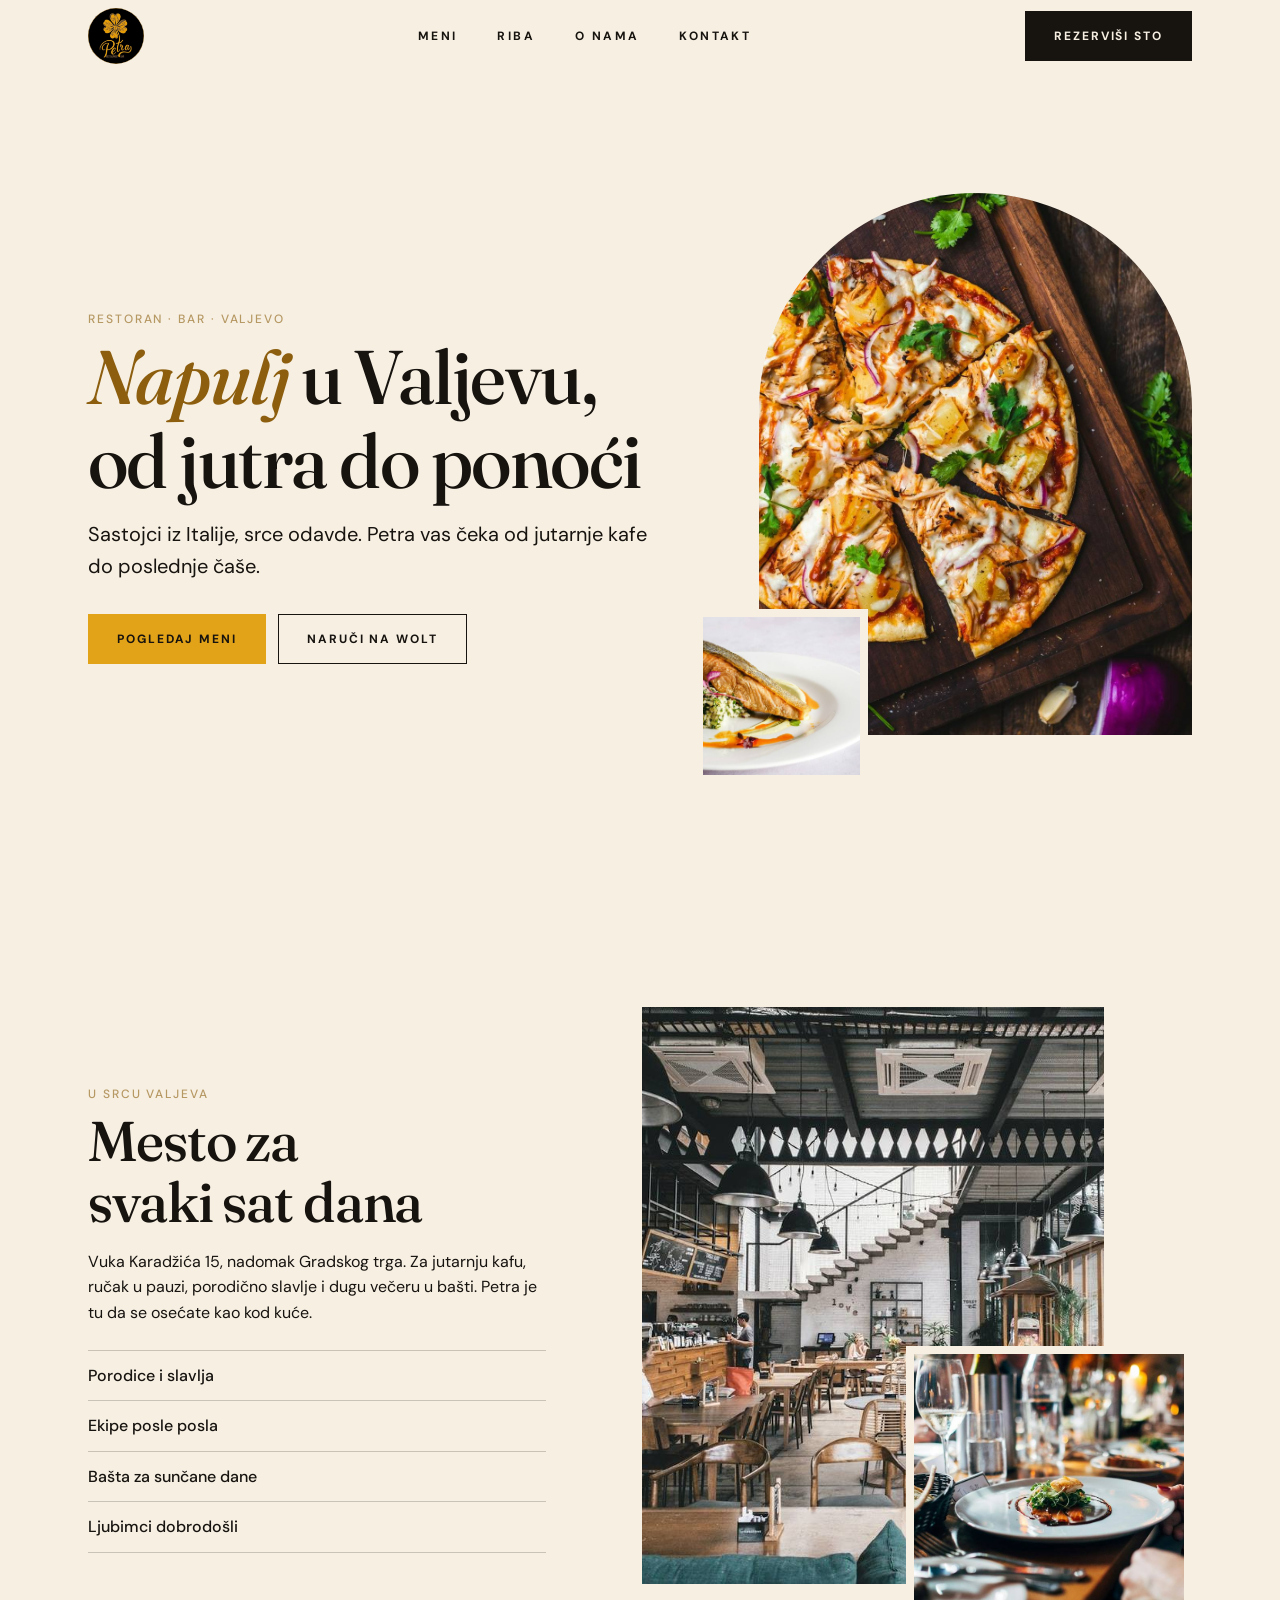
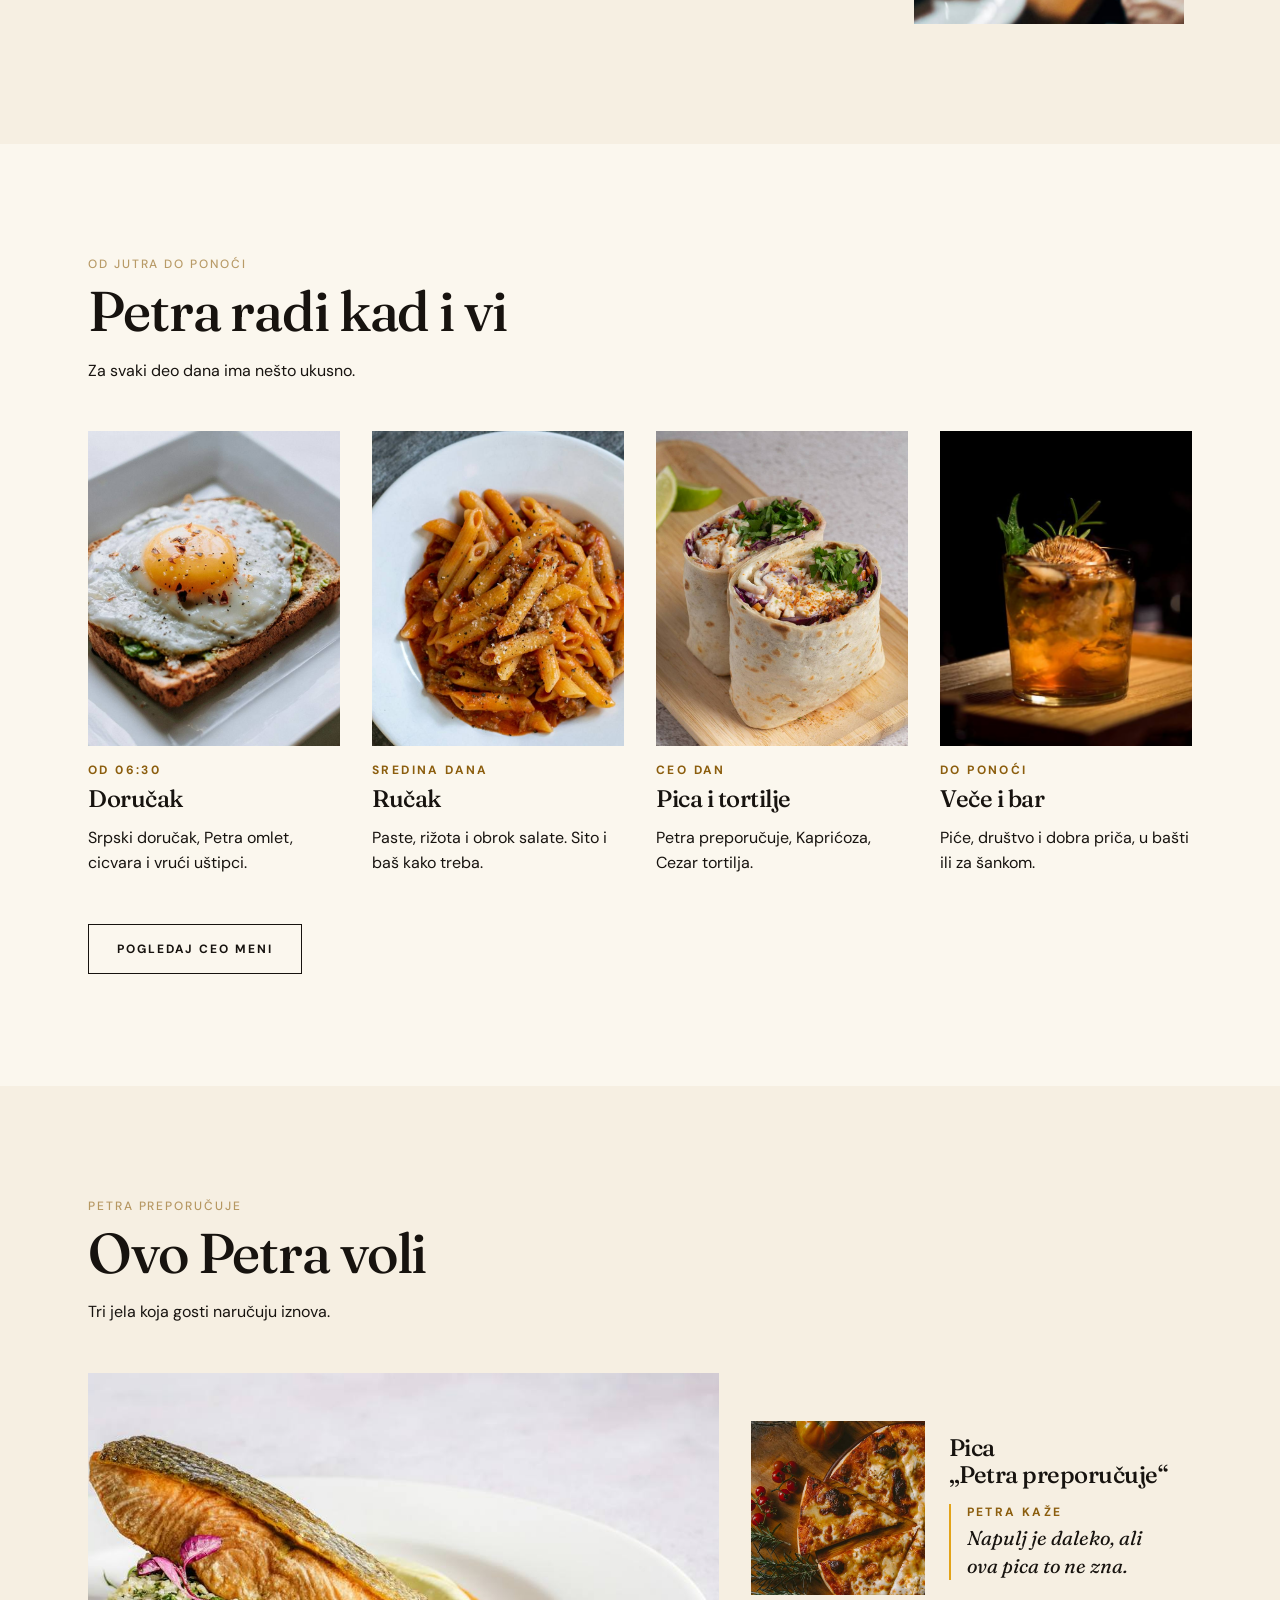
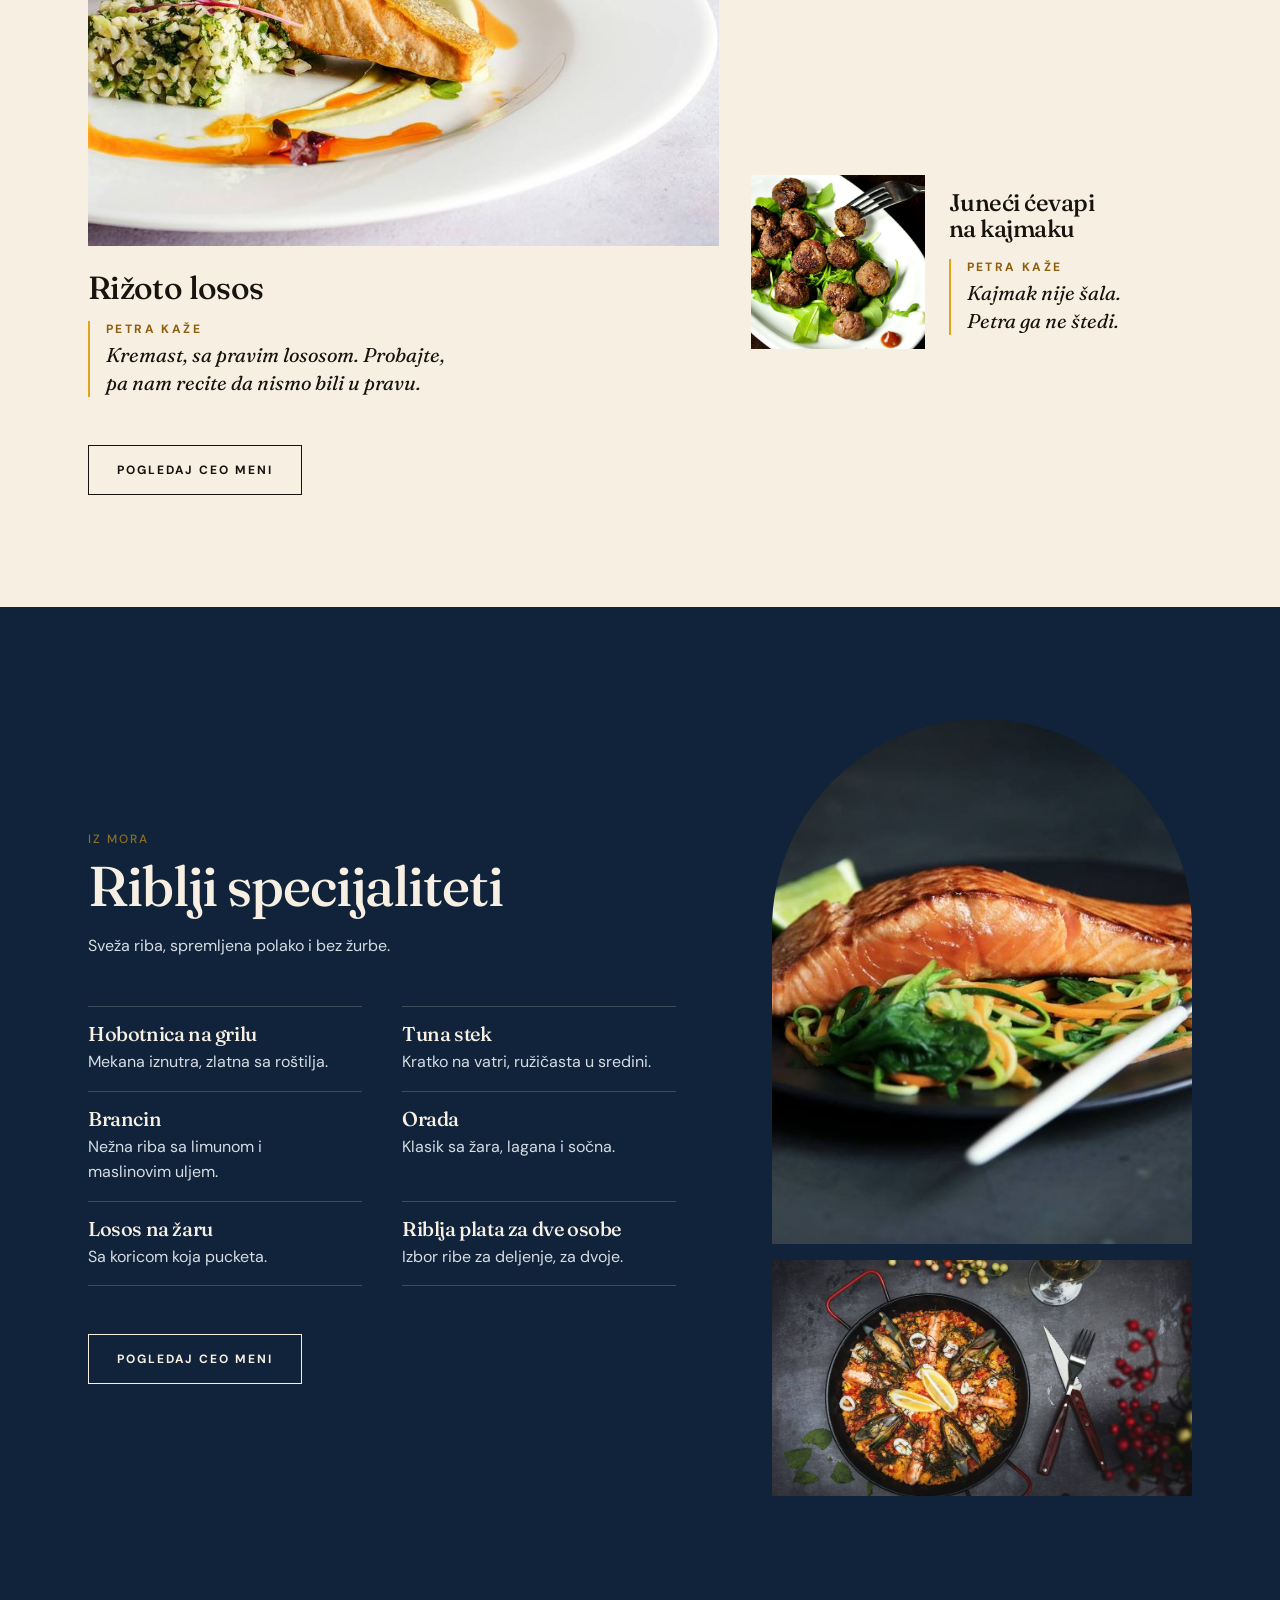
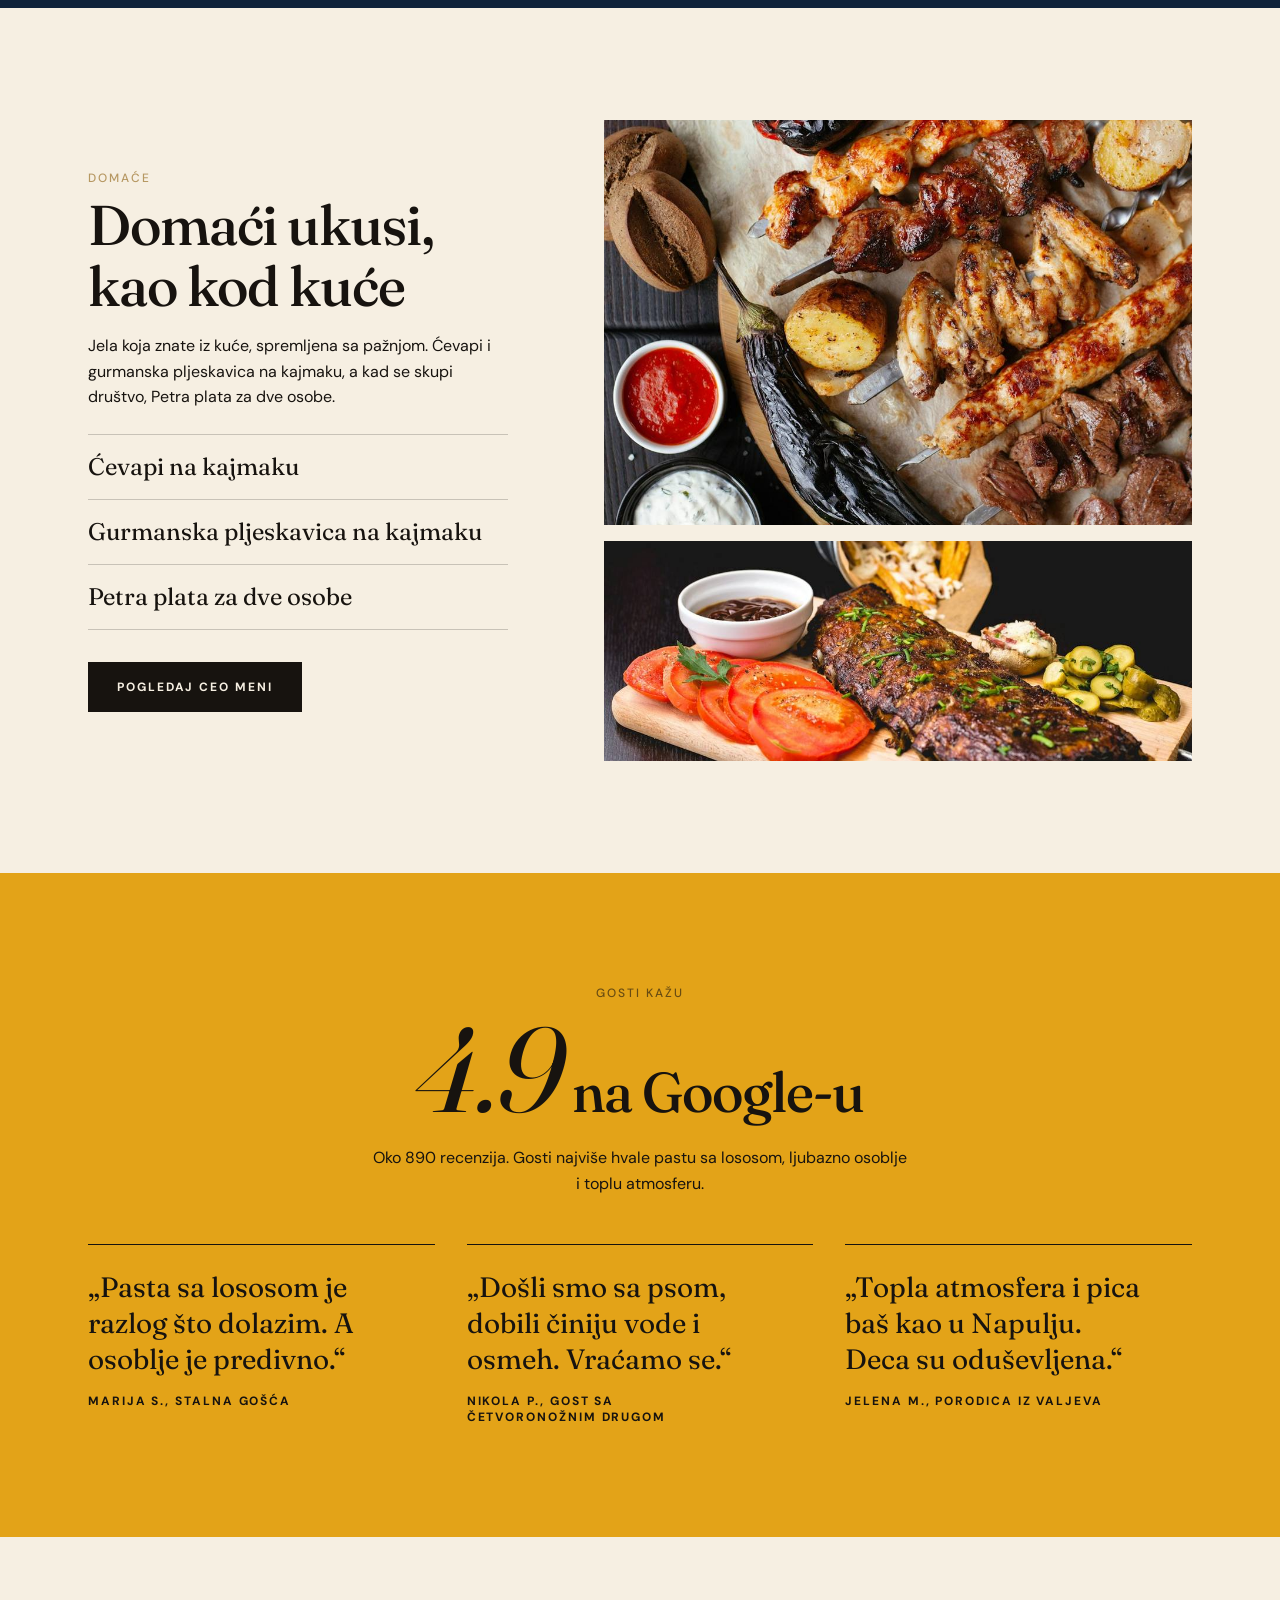
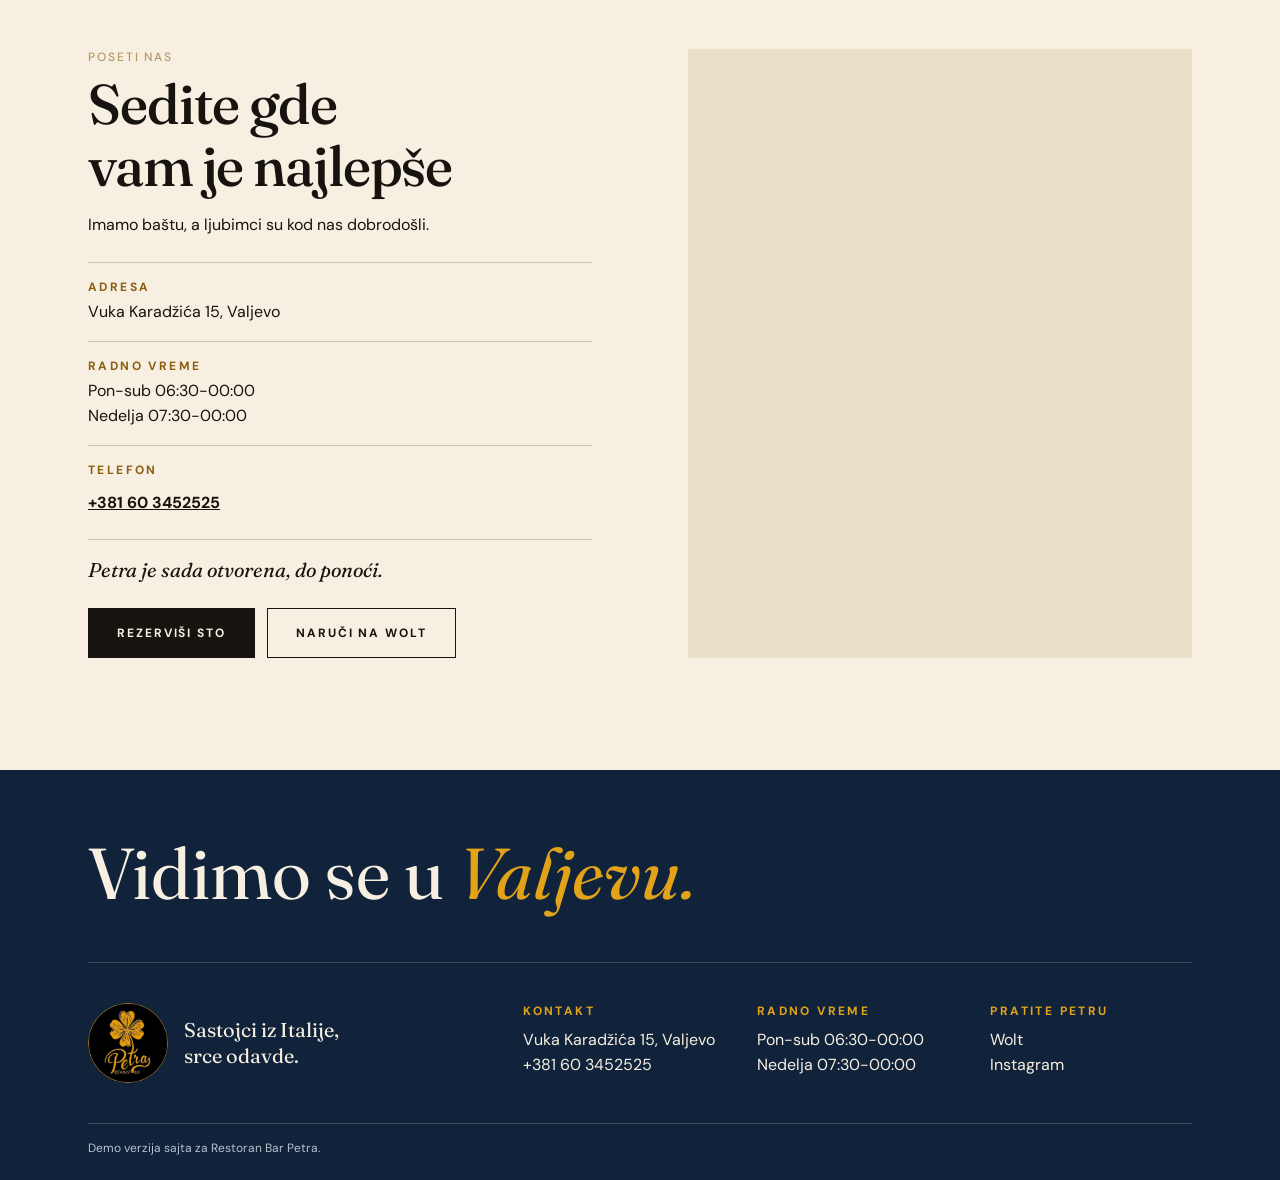
<file: index.html>
<!DOCTYPE html>
<html lang="sr">
<head>
  <meta charset="utf-8">
  <meta name="viewport" content="width=device-width, initial-scale=1">
  <title>Restoran Bar Petra, Valjevo</title>
  <meta name="description" content="Restoran Bar Petra u Valjevu: pica, pasta i rižoto iz Italije, domaća kuhinja i riblji specijaliteti. Radimo od jutra do ponoći.">
  <meta name="theme-color" content="#F6EFE2">
  <link rel="icon" href="assets/logo-petra.png">
  <link rel="preconnect" href="https://fonts.googleapis.com">
  <link rel="preconnect" href="https://fonts.gstatic.com" crossorigin>
  <link href="https://fonts.googleapis.com/css2?family=DM+Sans:wght@400;500;700&family=Fraunces:ital,opsz,wght@0,9..144,400;0,9..144,500;0,9..144,600;1,9..144,400;1,9..144,500&display=swap" rel="stylesheet">
  <link rel="stylesheet" href="css/style.css">
  <script>document.documentElement.classList.add('js');</script>
</head>
<body>
  <a class="skip" href="#sadrzaj">Preskoči na sadržaj</a>

  <!-- 1. NAVIGACIJA -->
  <header class="nav" id="nav">
    <div class="nav__in container">
      <a class="nav__logo" href="#vrh" aria-label="Restoran Bar Petra, početak stranice">
        <img src="assets/logo-petra.png" width="56" height="56" alt="Logo Restoran Bar Petra">
      </a>
      <nav class="nav__links" id="nav-links" aria-label="Glavna navigacija">
        <a href="#meni">Meni</a>
        <a href="#riba">Riba</a>
        <a href="#o-nama">O nama</a>
        <a href="#kontakt">Kontakt</a>
        <div class="nav__foot">
          <p>Vuka Karadžića 15, Valjevo</p>
          <a href="tel:+381603452525">+381 60 3452525</a>
        </div>
      </nav>
      <a class="btn btn--dark nav__cta" href="tel:+381603452525">Rezerviši sto</a>
      <button class="nav__burger" id="burger" type="button" aria-expanded="false" aria-controls="nav-links" aria-label="Otvori meni">
        <span></span><span></span><span></span>
      </button>
    </div>
  </header>

  <main id="sadrzaj">

    <!-- 2. HERO -->
    <section class="hero" id="vrh">
      <div class="hero__in container">
        <div class="hero__text">
          <p class="label">Restoran · Bar · Valjevo</p>
          <h1><em>Napulj</em> u Valjevu, od jutra do ponoći</h1>
          <p class="hero__sub">Sastojci iz Italije, srce odavde. Petra vas čeka od jutarnje kafe do poslednje čaše.</p>
          <div class="hero__btns">
            <a class="btn btn--gold" href="#meni">Pogledaj meni</a>
            <!-- TODO: zameniti pravim linkom Petre na Woltu -->
            <a class="btn btn--line" href="https://wolt.com/sr/srb/valjevo" target="_blank" rel="noopener">Naruči na Wolt</a>
          </div>
        </div>
        <div class="hero__pics">
          <!-- PRIVREMENE FOTOGRAFIJE (Unsplash): zameniti pravim slikama Petre -->
          <img class="hero__arch" src="assets/hero-pica.jpg" width="1000" height="667" alt="Pica sa povrćem i sirom isečena na drvenoj dasci" fetchpriority="high">
          <img class="hero__inset" src="assets/rizoto-losos.jpg" width="1000" height="667" alt="Losos sa hrskavom korom na rižotu">
        </div>
      </div>
    </section>

    <!-- Naš kraj (O nama): prvo naslov i tekst, pa slike -->
    <section class="kraj" id="o-nama">
      <div class="kraj__in container">
        <div class="kraj__text reveal">
          <p class="label">U srcu Valjeva</p>
          <h2>Mesto za svaki sat dana</h2>
          <p>Vuka Karadžića 15, nadomak Gradskog trga. Za jutarnju kafu, ručak u pauzi, porodično slavlje i dugu večeru u bašti. Petra je tu da se osećate kao kod kuće.</p>
          <ul class="lines">
            <li>Porodice i slavlja</li>
            <li>Ekipe posle posla</li>
            <li>Bašta za sunčane dane</li>
            <li>Ljubimci dobrodošli</li>
          </ul>
        </div>
        <div class="kraj__pics">
          <!-- PRIVREMENE FOTOGRAFIJE (Unsplash): zameniti slikama pravog lokala -->
          <img class="kraj__img1 reveal" src="assets/lokal.jpg" width="1000" height="667" loading="lazy" alt="Unutrašnjost restorana sa drvenim stolovima i velikim prozorima">
          <img class="kraj__img2 reveal" src="assets/veceras.jpg" width="1000" height="667" loading="lazy" alt="Postavljen sto sa čašama i tanjirima za večeru">
        </div>
      </div>
    </section>

    <!-- 3. OD JUTRA DO PONOĆI -->
    <section class="day" id="meni">
      <div class="container">
        <header class="head reveal">
          <p class="label">Od jutra do ponoći</p>
          <h2>Petra radi kad i vi</h2>
          <p>Za svaki deo dana ima nešto ukusno.</p>
        </header>
        <ul class="day__grid">
          <li class="dish reveal">
            <div class="dish__img">
              <!-- PRIVREMENA FOTOGRAFIJA (Unsplash) -->
              <img src="assets/dorucak.jpg" width="1000" height="667" loading="lazy" alt="Jaje na tostu sa avokadom i začinima">
            </div>
            <p class="dish__time">Od 06:30</p>
            <h3>Doručak</h3>
            <p>Srpski doručak, Petra omlet, cicvara i vrući uštipci.</p>
          </li>
          <li class="dish reveal">
            <div class="dish__img">
              <!-- PRIVREMENA FOTOGRAFIJA (Unsplash) -->
              <img src="assets/rucak.jpg" width="1000" height="667" loading="lazy" alt="Penne pasta u paradajz sosu na belom tanjiru">
            </div>
            <p class="dish__time">Sredina dana</p>
            <h3>Ručak</h3>
            <p>Paste, rižota i obrok salate. Sito i baš kako treba.</p>
          </li>
          <li class="dish reveal">
            <div class="dish__img">
              <!-- PRIVREMENA FOTOGRAFIJA (Unsplash) -->
              <img src="assets/tortilja.jpg" width="1000" height="667" loading="lazy" alt="Tortilja punjena piletinom i povrćem na dasci">
            </div>
            <p class="dish__time">Ceo dan</p>
            <h3>Pica i tortilje</h3>
            <p>Petra preporučuje, Kaprićoza, Cezar tortilja.</p>
          </li>
          <li class="dish reveal">
            <div class="dish__img">
              <!-- PRIVREMENA FOTOGRAFIJA (Unsplash) -->
              <img src="assets/bar.jpg" width="1000" height="667" loading="lazy" alt="Koktel sa ledom i začinskim biljem na šanku">
            </div>
            <p class="dish__time">Do ponoći</p>
            <h3>Veče i bar</h3>
            <p>Piće, društvo i dobra priča, u bašti ili za šankom.</p>
          </li>
        </ul>
        <p class="day__hint" aria-hidden="true">Prevuci za još →</p>
        <div class="section-cta"><a class="btn btn--line" href="meni.html">Pogledaj ceo meni</a></div>
      </div>
    </section>

    <!-- 4. PETRA PREPORUČUJE -->
    <section class="picks" id="petra">
      <div class="container">
        <header class="head reveal">
          <p class="label">Petra preporučuje</p>
          <h2>Ovo Petra voli</h2>
          <p>Tri jela koja gosti naručuju iznova.</p>
        </header>
        <div class="picks__grid">
          <article class="pick pick--big reveal">
            <!-- PRIVREMENA FOTOGRAFIJA (Unsplash) -->
            <img src="assets/rizoto-losos.jpg" width="1000" height="667" loading="lazy" alt="Losos sa hrskavom korom na rižotu, poslužen na belom tanjiru">
            <div class="pick__body">
              <h3>Rižoto losos</h3>
              <p class="says"><span>Petra kaže</span>Kremast, sa pravim lososom. Probajte, pa nam recite da nismo bili u pravu.</p>
            </div>
          </article>
          <article class="pick reveal">
            <!-- PRIVREMENA FOTOGRAFIJA (Unsplash) -->
            <img src="assets/pica-petra.jpg" width="1000" height="667" loading="lazy" alt="Pica sa zapečenom korom i paradajzom na dasci">
            <div class="pick__body">
              <h3>Pica „Petra preporučuje“</h3>
              <p class="says"><span>Petra kaže</span>Napulj je daleko, ali ova pica to ne zna.</p>
            </div>
          </article>
          <article class="pick reveal">
            <!-- PRIVREMENA FOTOGRAFIJA (Unsplash) -->
            <img src="assets/cevapi.jpg" width="1000" height="667" loading="lazy" alt="Pečeni ćevapi na tanjiru sa zelenom salatom">
            <div class="pick__body">
              <h3>Juneći ćevapi na kajmaku</h3>
              <p class="says"><span>Petra kaže</span>Kajmak nije šala. Petra ga ne štedi.</p>
            </div>
          </article>
        </div>
        <div class="section-cta"><a class="btn btn--line" href="meni.html">Pogledaj ceo meni</a></div>
      </div>
    </section>

    <!-- 5. RIBLJI SPECIJALITETI (sekcija u boji --more) -->
    <section class="sea" id="riba">
      <div class="sea__in container">
        <div class="sea__text">
          <header class="head reveal">
            <p class="label label--gold">Iz mora</p>
            <h2>Riblji specijaliteti</h2>
            <p>Sveža riba, spremljena polako i bez žurbe.</p>
          </header>
          <ul class="sea__list">
            <li class="reveal"><h3>Hobotnica na grilu</h3><p>Mekana iznutra, zlatna sa roštilja.</p></li>
            <li class="reveal"><h3>Tuna stek</h3><p>Kratko na vatri, ružičasta u sredini.</p></li>
            <li class="reveal"><h3>Brancin</h3><p>Nežna riba sa limunom i maslinovim uljem.</p></li>
            <li class="reveal"><h3>Orada</h3><p>Klasik sa žara, lagana i sočna.</p></li>
            <li class="reveal"><h3>Losos na žaru</h3><p>Sa koricom koja pucketa.</p></li>
            <li class="reveal"><h3>Riblja plata za dve osobe</h3><p>Izbor ribe za deljenje, za dvoje.</p></li>
          </ul>
          <div class="section-cta"><a class="btn btn--light" href="meni.html">Pogledaj ceo meni</a></div>
        </div>
        <div class="sea__pics">
          <!-- PRIVREMENE FOTOGRAFIJE (Unsplash) -->
          <img class="sea__img1 reveal" src="assets/riba-losos.jpg" width="1000" height="667" loading="lazy" alt="Losos sa povrćem na tamnom tanjiru">
          <img class="sea__img2 reveal" src="assets/riba-plata.jpg" width="1000" height="667" loading="lazy" alt="Tiganj sa plodovima mora, školjkama i limunom">
        </div>
      </div>
    </section>

    <!-- 6. DOMAĆE: prvo naslov i tekst, pa slike -->
    <section class="home" id="domace">
      <div class="home__in container">
        <div class="home__panel reveal">
          <p class="label">Domaće</p>
          <h2>Domaći ukusi, kao kod kuće</h2>
          <p>Jela koja znate iz kuće, spremljena sa pažnjom. Ćevapi i gurmanska pljeskavica na kajmaku, a kad se skupi društvo, Petra plata za dve osobe.</p>
          <ul class="lines lines--big">
            <li>Ćevapi na kajmaku</li>
            <li>Gurmanska pljeskavica na kajmaku</li>
            <li>Petra plata za dve osobe</li>
          </ul>
          <!-- TODO: meni.html je privremena stranica, zameniti pravom -->
          <a class="btn btn--dark" href="meni.html">Pogledaj ceo meni</a>
        </div>
        <div class="home__pics">
          <!-- PRIVREMENE FOTOGRAFIJE (Unsplash) -->
          <img class="home__img1 reveal" src="assets/domace.jpg" width="1000" height="667" loading="lazy" alt="Roštilj sa ćevapima, mesom i prilozima na velikoj dasci">
          <img class="home__img2 reveal" src="assets/daska.jpg" width="1000" height="667" loading="lazy" alt="Pečena rebra sa paradajzom na drvenoj dasci">
        </div>
      </div>
    </section>

    <!-- 7. RECENZIJE -->
    <section class="reviews" id="recenzije">
      <div class="container">
        <header class="head head--center reveal">
          <p class="label label--ink">Gosti kažu</p>
          <h2><span class="score">4.9</span> na Google-u</h2>
          <p>Oko 890 recenzija. Gosti najviše hvale pastu sa lososom, ljubazno osoblje i toplu atmosferu.</p>
        </header>
        <!-- PRIVREMENO: citati ispod su primeri, zameniti pravim Google recenzijama pre objave -->
        <ul class="reviews__grid">
          <li class="quote reveal" data-placeholder="true">
            <blockquote>„Pasta sa lososom je razlog što dolazim. A osoblje je predivno.“</blockquote>
            <p class="quote__by">Marija S., stalna gošća</p>
          </li>
          <li class="quote reveal" data-placeholder="true">
            <blockquote>„Došli smo sa psom, dobili činiju vode i osmeh. Vraćamo se.“</blockquote>
            <p class="quote__by">Nikola P., gost sa četvoronožnim drugom</p>
          </li>
          <li class="quote reveal" data-placeholder="true">
            <blockquote>„Topla atmosfera i pica baš kao u Napulju. Deca su oduševljena.“</blockquote>
            <p class="quote__by">Jelena M., porodica iz Valjeva</p>
          </li>
        </ul>
      </div>
    </section>

    <!-- 8. POSETI NAS -->
    <section class="visit" id="kontakt">
      <div class="visit__in container">
        <div class="visit__text reveal">
          <p class="label">Poseti nas</p>
          <h2>Sedite gde vam je najlepše</h2>
          <p>Imamo baštu, a ljubimci su kod nas dobrodošli.</p>
          <dl class="visit__info">
            <div>
              <dt>Adresa</dt>
              <dd>Vuka Karadžića 15, Valjevo</dd>
            </div>
            <div>
              <dt>Radno vreme</dt>
              <dd>Pon-sub 06:30-00:00<br>Nedelja 07:30-00:00</dd>
            </div>
            <div>
              <dt>Telefon</dt>
              <dd><a href="tel:+381603452525">+381 60 3452525</a></dd>
            </div>
          </dl>
          <p class="visit__status" id="status" hidden></p>
          <div class="visit__btns">
            <a class="btn btn--dark" href="tel:+381603452525">Rezerviši sto</a>
            <a class="btn btn--line" href="https://wolt.com/sr/srb/valjevo" target="_blank" rel="noopener">Naruči na Wolt</a>
          </div>
        </div>
        <div class="visit__map reveal">
          <iframe title="Mapa: Restoran Bar Petra, Vuka Karadžića 15, Valjevo" loading="lazy" referrerpolicy="no-referrer-when-downgrade"
            src="https://www.google.com/maps?q=Vuka+Karad%C5%BEi%C4%87a+15,+Valjevo&amp;output=embed"></iframe>
        </div>
      </div>
    </section>
  </main>

  <!-- 9. FOOTER -->
  <footer class="foot">
    <div class="foot__big container">
      <p class="foot__hello">Vidimo se u <em>Valjevu.</em></p>
    </div>
    <div class="foot__in container">
      <div class="foot__brand">
        <img src="assets/logo-petra.png" width="80" height="80" loading="lazy" alt="Logo Restoran Bar Petra">
        <p>Sastojci iz Italije, srce odavde.</p>
      </div>
      <div class="foot__col">
        <h3>Kontakt</h3>
        <p>Vuka Karadžića 15, Valjevo<br><a href="tel:+381603452525">+381 60 3452525</a></p>
      </div>
      <div class="foot__col">
        <h3>Radno vreme</h3>
        <p>Pon-sub 06:30-00:00<br>Nedelja 07:30-00:00</p>
      </div>
      <div class="foot__col">
        <h3>Pratite Petru</h3>
        <p>
          <a href="https://wolt.com/sr/srb/valjevo" target="_blank" rel="noopener">Wolt</a><br>
          <!-- TODO: zameniti pravim Instagram nalogom -->
          <a href="#" aria-label="Instagram (uskoro)">Instagram</a>
        </p>
      </div>
    </div>
    <p class="foot__copy container"><span>Demo verzija sajta za Restoran Bar Petra.</span></p>
  </footer>

  <!-- Fiksna traka za mobilni: pojavljuje se kad hero dugmad izađu iz vidokruga -->
  <div class="dock" id="dock">
    <div class="dock__in">
      <a class="btn btn--dark" href="tel:+381603452525">Rezerviši sto</a>
      <a class="btn btn--gold" href="https://wolt.com/sr/srb/valjevo" target="_blank" rel="noopener">Naruči na Wolt</a>
    </div>
  </div>

  <script src="js/main.js"></script>
</body>
</html>
</file>
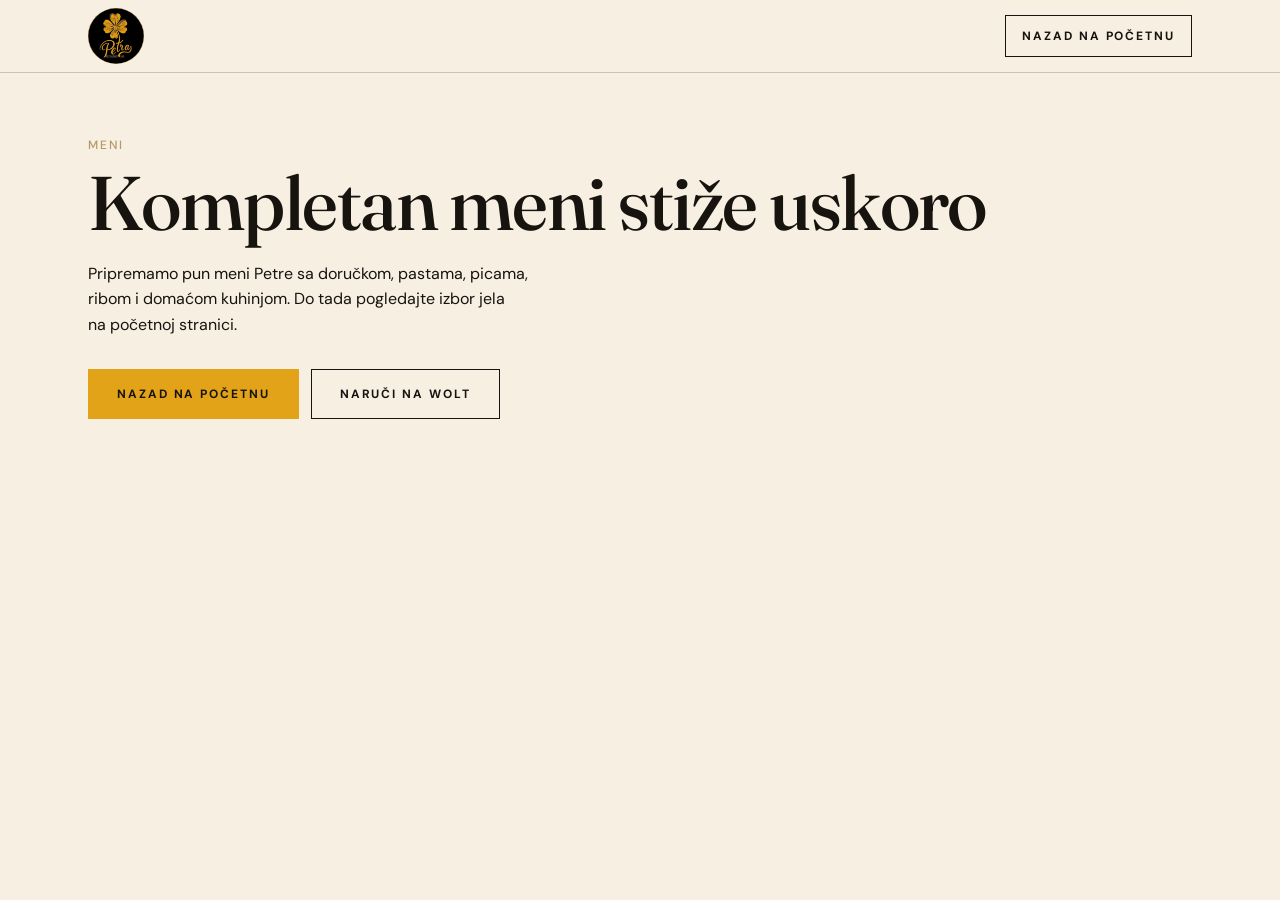
<file: meni.html>
<!DOCTYPE html>
<html lang="sr">
<head>
  <meta charset="utf-8">
  <meta name="viewport" content="width=device-width, initial-scale=1">
  <title>Meni | Restoran Bar Petra, Valjevo</title>
  <meta name="theme-color" content="#F6EFE2">
  <link rel="icon" href="assets/logo-petra.png">
  <link rel="preconnect" href="https://fonts.googleapis.com">
  <link rel="preconnect" href="https://fonts.gstatic.com" crossorigin>
  <link href="https://fonts.googleapis.com/css2?family=DM+Sans:wght@400;500;700&family=Fraunces:ital,opsz,wght@0,9..144,400;0,9..144,500;0,9..144,600;1,9..144,400;1,9..144,500&display=swap" rel="stylesheet">
  <link rel="stylesheet" href="css/style.css">
</head>
<body>
  <!-- PRIVREMENA STRANICA: ovde dolazi kompletan meni Restoran Bar Petra -->
  <header class="nav is-stuck">
    <div class="nav__in container">
      <a class="nav__logo" href="index.html" aria-label="Restoran Bar Petra, početna">
        <img src="assets/logo-petra.png" width="56" height="56" alt="Logo Restoran Bar Petra">
      </a>
      <a class="btn btn--line nav__back" href="index.html">Nazad na početnu</a>
    </div>
  </header>
  <main class="stub container">
    <p class="label">Meni</p>
    <h1>Kompletan meni stiže uskoro</h1>
    <p>Pripremamo pun meni Petre sa doručkom, pastama, picama, ribom i domaćom kuhinjom. Do tada pogledajte izbor jela na početnoj stranici.</p>
    <div class="stub__btns">
      <a class="btn btn--gold" href="index.html">Nazad na početnu</a>
      <a class="btn btn--line" href="https://wolt.com/sr/srb/valjevo" target="_blank" rel="noopener">Naruči na Wolt</a>
    </div>
  </main>
  <script src="js/main.js"></script>
</body>
</html>
</file>
<file: css/style.css>
/* Restoran Bar Petra, demo landing.
   Smer: uzdrzan, uredjivacki, italijanska trattoria sa stilom. Tanke linije, lukovi, puno vazduha.
   Skala: sve vrednosti font-size, spacing, padding, margin i gap su deljive sa 4.
   Najmanja podrzana sirina: 360px. */

:root {
  --krem: #F6EFE2;
  --krem-tamna: #EADFC8;
  --papir: #FBF7EE;
  --zlatna: #E3A318;
  --zlatna-tamna: #8C5E0E;
  --more: #10233A;
  --mastilo: #17130F;

  --font-naslov: "Fraunces", Georgia, serif;
  --font-tekst: "DM Sans", system-ui, sans-serif;

  /* Oblik: sve ostro (radius 0), jedini izuzetak je luk na glavnim fotografijama */
  --luk: 999px 999px 0 0;
  --gutter: 16px;
  --nav-h: 72px;
  --ease: cubic-bezier(0.16, 1, 0.3, 1);
  --hair: 1px solid rgba(23, 19, 15, 0.2);
}

*, *::before, *::after { box-sizing: border-box; }
html { scroll-behavior: smooth; scroll-padding-top: 72px; }
body {
  margin: 0;
  background: var(--krem);
  color: var(--mastilo);
  font-family: var(--font-tekst);
  font-size: 16px;
  line-height: 1.6;
  -webkit-font-smoothing: antialiased;
  min-width: 360px;
  overflow-x: hidden;
}
img { display: block; max-width: 100%; height: auto; }
ul { list-style: none; margin: 0; padding: 0; }
h1, h2, h3, p, figure, dl, dd, blockquote { margin: 0; }
a { color: inherit; }

:focus-visible { outline: 2px solid var(--mastilo); outline-offset: 4px; }
.sea :focus-visible, .foot :focus-visible { outline-color: var(--zlatna); }

.container { width: 100%; max-width: 360px; margin-inline: auto; padding-inline: var(--gutter); position: relative; }
main > section, .foot { overflow-x: clip; }
html.menu-open { overflow: hidden; }

.skip {
  position: absolute; left: 16px; top: -64px; z-index: 100;
  background: var(--mastilo); color: var(--krem); padding: 12px 16px; text-decoration: none;
}
.skip:focus { top: 8px; }

/* ---------- tipografija ---------- */
h1, h2, h3 { font-family: var(--font-naslov); font-weight: 500; line-height: 1.1; letter-spacing: -0.02em; }
h1 { font-size: 44px; padding-bottom: 4px; }
h2 { font-size: 36px; padding-bottom: 4px; }
h3 { font-size: 24px; }
em { font-style: italic; color: var(--zlatna-tamna); }
h1, h2, h3, blockquote, .says { text-wrap: balance; }
p, li, dd { text-wrap: pretty; }

.label {
  font-size: 12px; font-weight: 500; line-height: 16px;
  text-transform: uppercase; letter-spacing: 0.16em;
  color: rgba(140, 94, 14, 0.6);
  margin-bottom: 8px;                 /* oznaka -> naslov: 8px */
}
.label--ink { color: rgba(23, 19, 15, 0.6); }
.label--gold { color: rgba(227, 163, 24, 0.6); }

.head > h2 + p, .kraj__text h2 + p, .home__panel h2 + p, .visit__text h2 + p { margin-top: 12px; }
.home__panel h2 + p { max-width: 48ch; margin-bottom: 24px; }  /* naslov -> tekst: 12px */
.head p:last-child { max-width: 52ch; }
.head--center { text-align: center; }
.head--center p:last-child { margin-inline: auto; }
.head { margin-bottom: 32px; }

/* ---------- dugmad ---------- */
.btn {
  display: inline-flex; align-items: center; justify-content: center;
  min-height: 48px; padding: 16px 28px;
  border: 1px solid var(--mastilo);
  font-family: var(--font-tekst); font-size: 12px; font-weight: 700; line-height: 16px;
  text-transform: uppercase; letter-spacing: 0.16em;
  text-decoration: none; white-space: nowrap; cursor: pointer;
  transition: background-color .3s, color .3s, border-color .3s;
}
.btn--gold { background: var(--zlatna); border-color: var(--zlatna); color: var(--mastilo); }
.btn--gold:hover { background: var(--mastilo); border-color: var(--mastilo); color: var(--zlatna); }
.btn--dark { background: var(--mastilo); color: var(--krem); }
.btn--dark:hover { background: var(--zlatna-tamna); border-color: var(--zlatna-tamna); }
.btn--line { background: transparent; color: var(--mastilo); }
.btn--light { background: transparent; color: var(--krem); border-color: var(--krem); }
.btn--light:hover { background: var(--zlatna); border-color: var(--zlatna); color: var(--mastilo); }
.section-cta { margin-top: 32px; }
.section-cta .btn { width: 100%; }
.btn--line:hover { background: var(--mastilo); color: var(--krem); }

/* ---------- navigacija ---------- */
.nav {
  position: sticky; top: 0; z-index: 50;
  background: var(--krem);
  border-bottom: 1px solid transparent; transition: border-color .3s;
}
.nav.is-stuck { border-bottom-color: rgba(23, 19, 15, 0.2); }
.nav__in { display: flex; align-items: center; justify-content: space-between; gap: 8px; height: var(--nav-h); }
.nav__logo, .nav__burger { position: relative; z-index: 2; }
.nav__logo img { width: 56px; height: 56px; border-radius: 50%; object-fit: cover; }
.nav__cta { display: none; min-height: 40px; padding: 12px 16px; margin-left: auto; }
.nav__back { min-height: 40px; padding: 12px 16px; margin-left: auto; }
.nav__burger {
  margin-left: auto; width: 48px; height: 48px; border: 0; background: transparent; cursor: pointer;
  display: flex; flex-direction: column; justify-content: center; align-items: center; gap: 4px;
}
.nav__burger span { display: block; width: 24px; height: 1px; background: var(--mastilo); transition: transform .3s var(--ease), opacity .2s; }
.nav__burger[aria-expanded="true"] span:nth-child(1) { transform: translateY(5px) rotate(45deg); }
.nav__burger[aria-expanded="true"] span:nth-child(2) { opacity: 0; }
.nav__burger[aria-expanded="true"] span:nth-child(3) { transform: translateY(-5px) rotate(-45deg); }

.nav__links {
  position: fixed; inset: 0; z-index: 1;
  display: none; flex-direction: column; overflow-y: auto;
  padding: calc(var(--nav-h) + 16px) max(16px, calc(50% - 164px)) 32px;
  background: var(--krem);
}
.nav__links.is-open { display: flex; }
.nav__links a {
  padding: 20px 0; font-size: 36px; line-height: 40px; text-decoration: none;
  font-family: var(--font-naslov); border-bottom: var(--hair);
}
.nav__foot { margin-top: auto; padding-top: 32px; }
.nav__foot p { font-size: 16px; }
.nav__links .nav__foot a { display: inline-block; padding: 8px 0; font-size: 20px; line-height: 28px; border: 0; font-weight: 500; }
.nav__links a:hover { color: var(--zlatna-tamna); }

/* ---------- hero ---------- */
.hero { padding: 60px 0 64px; }
.hero__in { display: grid; gap: 40px; }
.hero__sub { margin-top: 12px; font-size: 16px; max-width: 44ch; }
.hero__btns { display: grid; gap: 12px; margin-top: 32px; }
.hero__btns .btn, .visit__btns .btn { width: 100%; }

.hero__pics { position: relative; padding-bottom: 40px; width: 88%; margin-left: auto; }
.hero__arch { width: 100%; aspect-ratio: 1 / 1; object-fit: cover; border-radius: var(--luk); }
.hero__inset {
  position: absolute; left: -32px; bottom: 0; width: 40%; aspect-ratio: 1 / 1; object-fit: cover;
  border: 8px solid var(--krem);
}


/* ---------- nas kraj ---------- */
.kraj { padding: 64px 0; }
.kraj__in { display: grid; gap: 40px; }
.kraj__pics { position: relative; padding-bottom: 48px; }
.kraj__img1 { width: 84%; aspect-ratio: 4 / 5; object-fit: cover; }
.kraj__img2 { position: absolute; right: 0; bottom: 0; width: 52%; aspect-ratio: 1 / 1; object-fit: cover; border: 8px solid var(--krem); }
.kraj__text p:not(.label) { max-width: 48ch; }
.lines { margin-top: 24px; border-top: var(--hair); }
.lines li { padding: 12px 0; border-bottom: var(--hair); font-weight: 500; }
.lines--big li { font-family: var(--font-naslov); font-size: 24px; line-height: 32px; padding: 16px 0; font-weight: 400; }
.lines--big { margin-bottom: 32px; }

/* ---------- od jutra do ponoci ---------- */
.day { padding: 64px 0; background: var(--papir); overflow: hidden; }
.day__grid {
  display: flex; gap: 16px; overflow-x: auto; scroll-snap-type: x mandatory; scroll-padding-inline: 0;
  padding-bottom: 8px;
  scrollbar-width: none; -webkit-overflow-scrolling: touch;
}
.day__grid::-webkit-scrollbar { display: none; }
.day__grid .dish { flex: 0 0 76%; scroll-snap-align: start; }
.day__hint { margin-top: 16px; font-size: 12px; line-height: 16px; font-weight: 700; text-transform: uppercase; letter-spacing: 0.2em; color: var(--zlatna-tamna); }
.dish__img { overflow: hidden; margin-bottom: 16px; }
.dish__img img { width: 100%; aspect-ratio: 4 / 5; object-fit: cover; transition: transform 1s var(--ease); }
.dish:hover .dish__img img { transform: scale(1.05); }
.dish__time { font-size: 12px; line-height: 16px; font-weight: 700; text-transform: uppercase; letter-spacing: 0.2em; color: var(--zlatna-tamna); margin-bottom: 8px; }
.dish h3 + p { margin-top: 12px; max-width: 32ch; }

/* ---------- petra preporucuje ---------- */
.picks { padding: 64px 0; }
.picks__grid { display: grid; gap: 48px; }
.pick { display: flex; flex-direction: column; gap: 20px; }
.pick img { width: 100%; aspect-ratio: 4 / 3; object-fit: cover; }
.pick__body h3 { margin-bottom: 16px; }
.says { border-left: 2px solid var(--zlatna); padding-left: 16px; font-family: var(--font-naslov); font-style: italic; font-size: 20px; line-height: 28px; max-width: 36ch; }
.says span {
  display: block; margin-bottom: 4px; font-family: var(--font-tekst); font-style: normal;
  font-size: 12px; line-height: 16px; font-weight: 700; text-transform: uppercase; letter-spacing: 0.2em; color: var(--zlatna-tamna);
}

/* ---------- riba (--more) ---------- */
.sea { background: var(--more); color: var(--krem); padding: 64px 0; }
.sea__in { display: grid; gap: 48px; }
.sea h2 { color: var(--krem); }
.sea .head p:last-child { color: #D6DCE4; }
.sea__list li { padding: 16px 0; border-bottom: 1px solid rgba(246, 239, 226, 0.2); }
.sea__list li:first-child { border-top: 1px solid rgba(246, 239, 226, 0.2); }
.sea__list h3 { font-size: 20px; }
.sea__list p { margin-top: 4px; color: #D6DCE4; }
.sea__pics { display: grid; gap: 16px; align-content: start; }
.sea__pics img { width: 100%; object-fit: cover; }
.sea__img1 { aspect-ratio: 4 / 5; border-radius: var(--luk); }
.sea__img2 { aspect-ratio: 16 / 9; }

/* ---------- domace ---------- */
.home { padding: 64px 0; }
.home__in { display: grid; gap: 40px; }
.home__pics { display: grid; grid-template-columns: 1fr 1fr; gap: 16px; }
.home__pics img { width: 100%; object-fit: cover; }
.home__img1 { grid-column: 1 / -1; aspect-ratio: 16 / 11; }
.home__img2 { grid-column: 1 / -1; aspect-ratio: 16 / 7; }
.home__panel .btn { width: 100%; }

/* privremena stranica menija */
.stub { padding-block: 64px 96px; }
.stub h1 { margin-top: 8px; }
.stub p:not(.label) { margin-top: 12px; max-width: 44ch; }
.stub__btns { display: grid; gap: 12px; margin-top: 32px; }

/* ---------- recenzije (zlatna pozadina) ---------- */
.reviews { background: var(--zlatna); padding: 64px 0; }
.score { font-size: 88px; line-height: 1; font-style: italic; font-weight: 400; display: inline-block; }
.reviews .head p:last-child { color: var(--mastilo); }
.reviews__grid { display: grid; gap: 32px; }
.quote { border-top: 1px solid var(--mastilo); padding-top: 24px; }
.quote blockquote { font-family: var(--font-naslov); font-size: 24px; line-height: 32px; font-weight: 400; }
.quote__by { margin-top: 16px; font-size: 12px; line-height: 16px; font-weight: 700; text-transform: uppercase; letter-spacing: 0.16em; }

/* ---------- poseti nas ---------- */
.visit { padding: 64px 0; }
.visit__in { display: grid; gap: 40px; }
.visit__info { display: grid; margin-top: 24px; border-top: var(--hair); }
.visit__info > div { padding: 16px 0; border-bottom: var(--hair); }
.visit__info dt { font-size: 12px; line-height: 16px; font-weight: 700; text-transform: uppercase; letter-spacing: 0.2em; color: var(--zlatna-tamna); margin-bottom: 4px; }
.visit__info a { font-weight: 700; display: inline-block; padding: 8px 0; }
.visit__status { margin-top: 16px; font-family: var(--font-naslov); font-style: italic; font-size: 20px; line-height: 28px; }
.visit__btns { display: grid; gap: 12px; margin-top: 24px; }
.visit__map { min-height: 360px; background: var(--krem-tamna); }
.visit__map iframe { width: 100%; height: 100%; min-height: 360px; border: 0; display: block; filter: sepia(0.25) saturate(0.85); }

/* ---------- footer ---------- */
.foot { background: var(--more); color: var(--krem); padding: 64px 0 24px; }
.foot__hello { font-family: var(--font-naslov); font-weight: 400; font-size: 44px; line-height: 1.1; padding-bottom: 8px; }
.foot__hello em { color: var(--zlatna); }
.foot__big::after { content: ""; display: block; height: 1px; background: rgba(246, 239, 226, 0.2); margin: 40px 0; }
.foot__in { display: grid; gap: 32px; }
.foot__brand { display: flex; align-items: center; gap: 16px; }
.foot__brand img { width: 80px; height: 80px; border-radius: 50%; object-fit: cover; }
.foot__brand p { font-family: var(--font-naslov); font-size: 20px; line-height: 1.3; max-width: 16ch; }
.foot h3 { font-family: var(--font-tekst); font-size: 12px; line-height: 16px; font-weight: 700; text-transform: uppercase; letter-spacing: 0.2em; color: var(--zlatna); margin-bottom: 8px; }
.foot a { text-decoration: none; }
.foot a:hover { color: var(--zlatna); }
.foot__copy span { display: block; padding-top: 16px; border-top: 1px solid rgba(246, 239, 226, 0.2); }
.foot__copy { margin-top: 40px; font-size: 12px; line-height: 16px; color: #B8C2CF; }

.dock {
  position: fixed; left: 0; right: 0; bottom: 0; z-index: 60;
  padding-bottom: env(safe-area-inset-bottom);
  background: rgba(246, 239, 226, 0.96); border-top: var(--hair);
  backdrop-filter: blur(12px); -webkit-backdrop-filter: blur(12px);
  transform: translateY(100%); transition: transform .5s var(--ease);
}
.dock.is-on { transform: none; }
.dock__in { display: grid; grid-template-columns: 1fr 1fr; gap: 8px; width: 100%; max-width: 360px; margin-inline: auto; padding: 12px var(--gutter); }
.dock .btn { padding-inline: 8px; }
.foot { padding-bottom: 96px; }

/* ---------- animacije (spore, tihe) ---------- */
.js .reveal { opacity: 0; transform: translateY(16px); transition: opacity 1s var(--ease), transform 1s var(--ease); transition-delay: var(--d, 0ms); }
.js .reveal.is-in { opacity: 1; transform: none; }

@media (prefers-reduced-motion: no-preference) {
  .hero__text > * { animation: rise 1s var(--ease) both; }
  .hero__text > :nth-child(2) { animation-delay: 100ms; }
  .hero__text > :nth-child(3) { animation-delay: 200ms; }
  .hero__text > :nth-child(4) { animation-delay: 300ms; }
  .hero__arch { animation: rise 1.2s var(--ease) 150ms both; }
  .hero__inset { animation: rise 1.2s var(--ease) 450ms both; }
}
@keyframes rise { from { opacity: 0; transform: translateY(16px); } to { opacity: 1; transform: none; } }

@media (prefers-reduced-motion: reduce) {
  html { scroll-behavior: auto; }
  *, *::before, *::after { animation: none !important; transition-duration: 0.01ms !important; transition-delay: 0ms !important; }
  .js .reveal { opacity: 1; transform: none; }
}

/* ============ TABLET 768 ============ */
@media (min-width: 768px) {
  :root { --gutter: 32px; }
  .container { max-width: 1200px; }
  .nav__cta { display: inline-flex; }
  .nav__burger { margin-left: 8px; }
  .section-cta .btn, .home__panel .btn { width: auto; }
  .stub__btns { display: flex; }
  h1 { font-size: 60px; }
  h2 { font-size: 44px; }
  .nav__cta { min-height: 48px; padding: 16px 28px; }
  .hero { padding: 64px 0 96px; }
  .hero__sub { font-size: 20px; }
  .hero__pics { max-width: 560px; width: auto; margin-left: 0; padding-bottom: 48px; }
  .hero__arch { aspect-ratio: 4 / 5; }
  .hero__inset { left: 0; width: 44%; }
  .kraj, .home, .day, .visit { padding-block: 112px; }
  .head { margin-bottom: 48px; }
  .kraj__in { grid-template-columns: 1fr 1fr; align-items: center; gap: 56px; }
  .section-cta { margin-top: 48px; }
  .day__grid { display: grid; grid-template-columns: repeat(2, 1fr); gap: 48px 32px; overflow: visible; margin-inline: 0; padding: 0; }
  .day__grid .dish { flex: none; }
  .day__hint, .dock { display: none; }
  .foot { padding-bottom: 24px; }
  .hero__btns, .visit__btns { display: flex; flex-wrap: wrap; }
  .hero__btns .btn, .visit__btns .btn { width: auto; }
  .picks { padding-block: 112px; }
  .picks__grid { grid-template-columns: repeat(2, 1fr); gap: 48px 32px; }
  .pick--big { grid-column: 1 / -1; display: grid; grid-template-columns: 7fr 5fr; align-items: center; gap: 40px; }
  .pick--big .pick__body h3 { font-size: 32px; }
  .sea { padding-block: 112px; }
  .sea__in { grid-template-columns: 1fr 1fr; gap: 48px; align-items: start; }
  .home__in { grid-template-columns: 1fr 1fr; align-items: center; gap: 56px; }
  .reviews { padding-block: 112px; }
  .score { font-size: 120px; }
  .reviews__grid { grid-template-columns: repeat(3, 1fr); gap: 32px; }
  .quote blockquote { font-size: 20px; line-height: 28px; }
  .visit__in { grid-template-columns: 1fr 1fr; gap: 56px; align-items: stretch; }
  .foot__hello { font-size: 72px; }
  .foot__in { grid-template-columns: 2fr 1fr 1fr 1fr; align-items: start; }
}

/* ============ DESKTOP 1100+ ============ */
@media (min-width: 1100px) {
  :root { --gutter: 48px; }
  .nav__burger { display: none; }
  .nav__foot { display: none; }
  .nav__links {
    position: static; z-index: auto; display: flex; flex-direction: row; gap: 40px; overflow: visible;
    padding: 0; background: transparent; border: 0; margin-inline: auto;
  }
  .nav__links a { padding: 8px 0; line-height: 16px; font-size: 12px; font-family: var(--font-tekst); font-weight: 700; text-transform: uppercase; letter-spacing: 0.2em; border: 0; position: relative; }
  .nav__links a::after {
    content: ""; position: absolute; left: 0; right: 0; bottom: 0; height: 1px;
    background: var(--zlatna-tamna); transform: scaleX(0); transform-origin: left; transition: transform .4s var(--ease);
  }
  .nav__links a:hover::after, .nav__links a:focus-visible::after { transform: scaleX(1); }
  .nav__cta { margin-left: 0; }

  h1 { font-size: 76px; }
  h2 { font-size: 56px; }
  .hero { padding: 120px 0 112px; }
  .hero__in { grid-template-columns: 7fr 5fr; align-items: center; gap: 64px; }
  .hero__pics { max-width: none; }
  .hero__inset { left: -64px; width: 40%; }
  .kraj__in { grid-template-columns: 5fr 6fr; gap: 96px; }
  .day__grid { grid-template-columns: repeat(4, 1fr); gap: 32px; }
  .picks__grid { grid-template-columns: repeat(12, 1fr); grid-template-rows: 1fr 1fr; gap: 48px 32px; }
  .pick--big { grid-column: 1 / 8; grid-row: 1 / 3; display: flex; align-items: stretch; gap: 24px; }
  .pick--big .pick__body h3 { font-size: 32px; }
  .pick:not(.pick--big) { grid-column: 8 / 13; align-self: center; display: grid; grid-template-columns: 5fr 7fr; align-items: center; gap: 24px; }
  .pick:not(.pick--big) img { aspect-ratio: 1 / 1; }
  .picks__grid .pick:nth-child(2) { align-self: start; padding-top: 48px; }
  .picks__grid .pick:nth-child(3) { align-self: end; padding-bottom: 48px; }
  .sea__in { grid-template-columns: 7fr 5fr; gap: 96px; align-items: center; }
  .sea__list { display: grid; grid-template-columns: 1fr 1fr; column-gap: 40px; }
  .sea__list li:nth-child(2) { border-top: 1px solid rgba(246, 239, 226, 0.2); }
  .home__in { grid-template-columns: 5fr 7fr; gap: 96px; }
  .home__img2 { aspect-ratio: 16 / 6; }
  .quote blockquote { font-size: 28px; line-height: 36px; }
  .visit__in { gap: 96px; }
}
</file>
